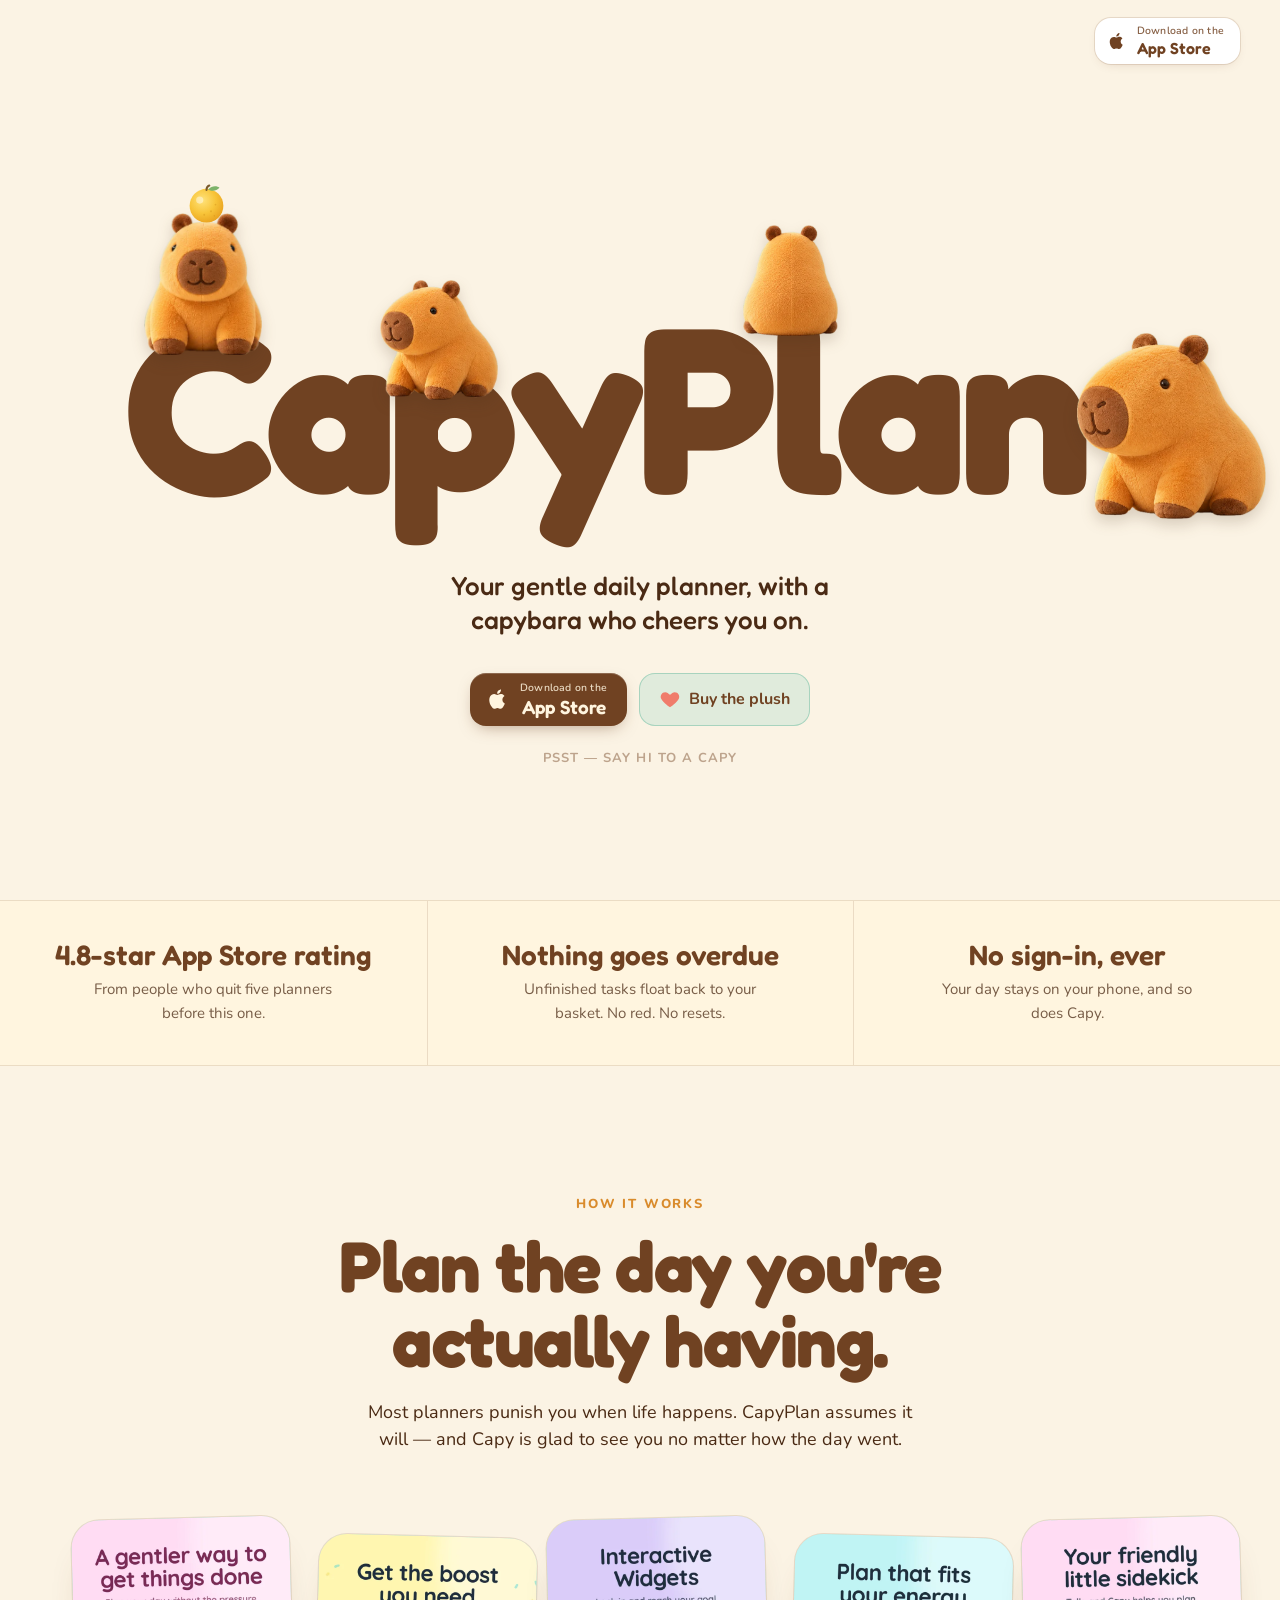
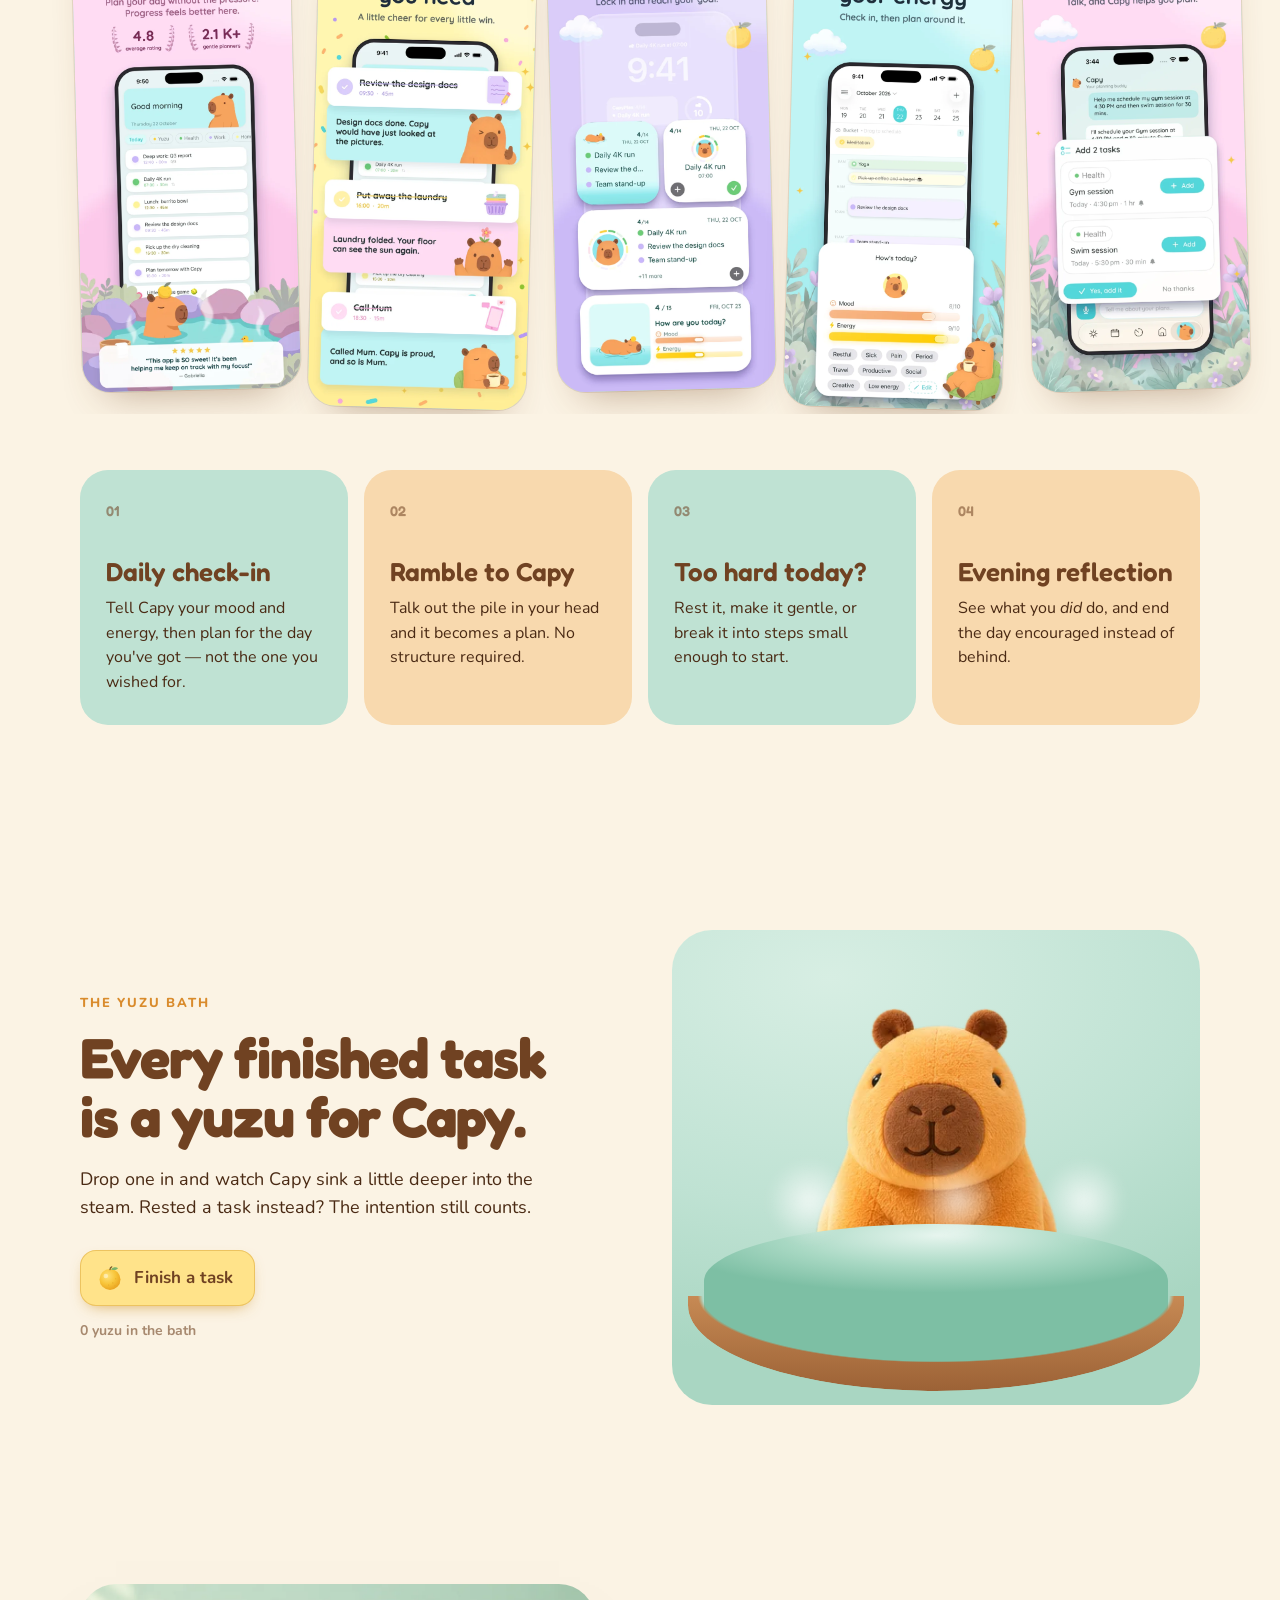
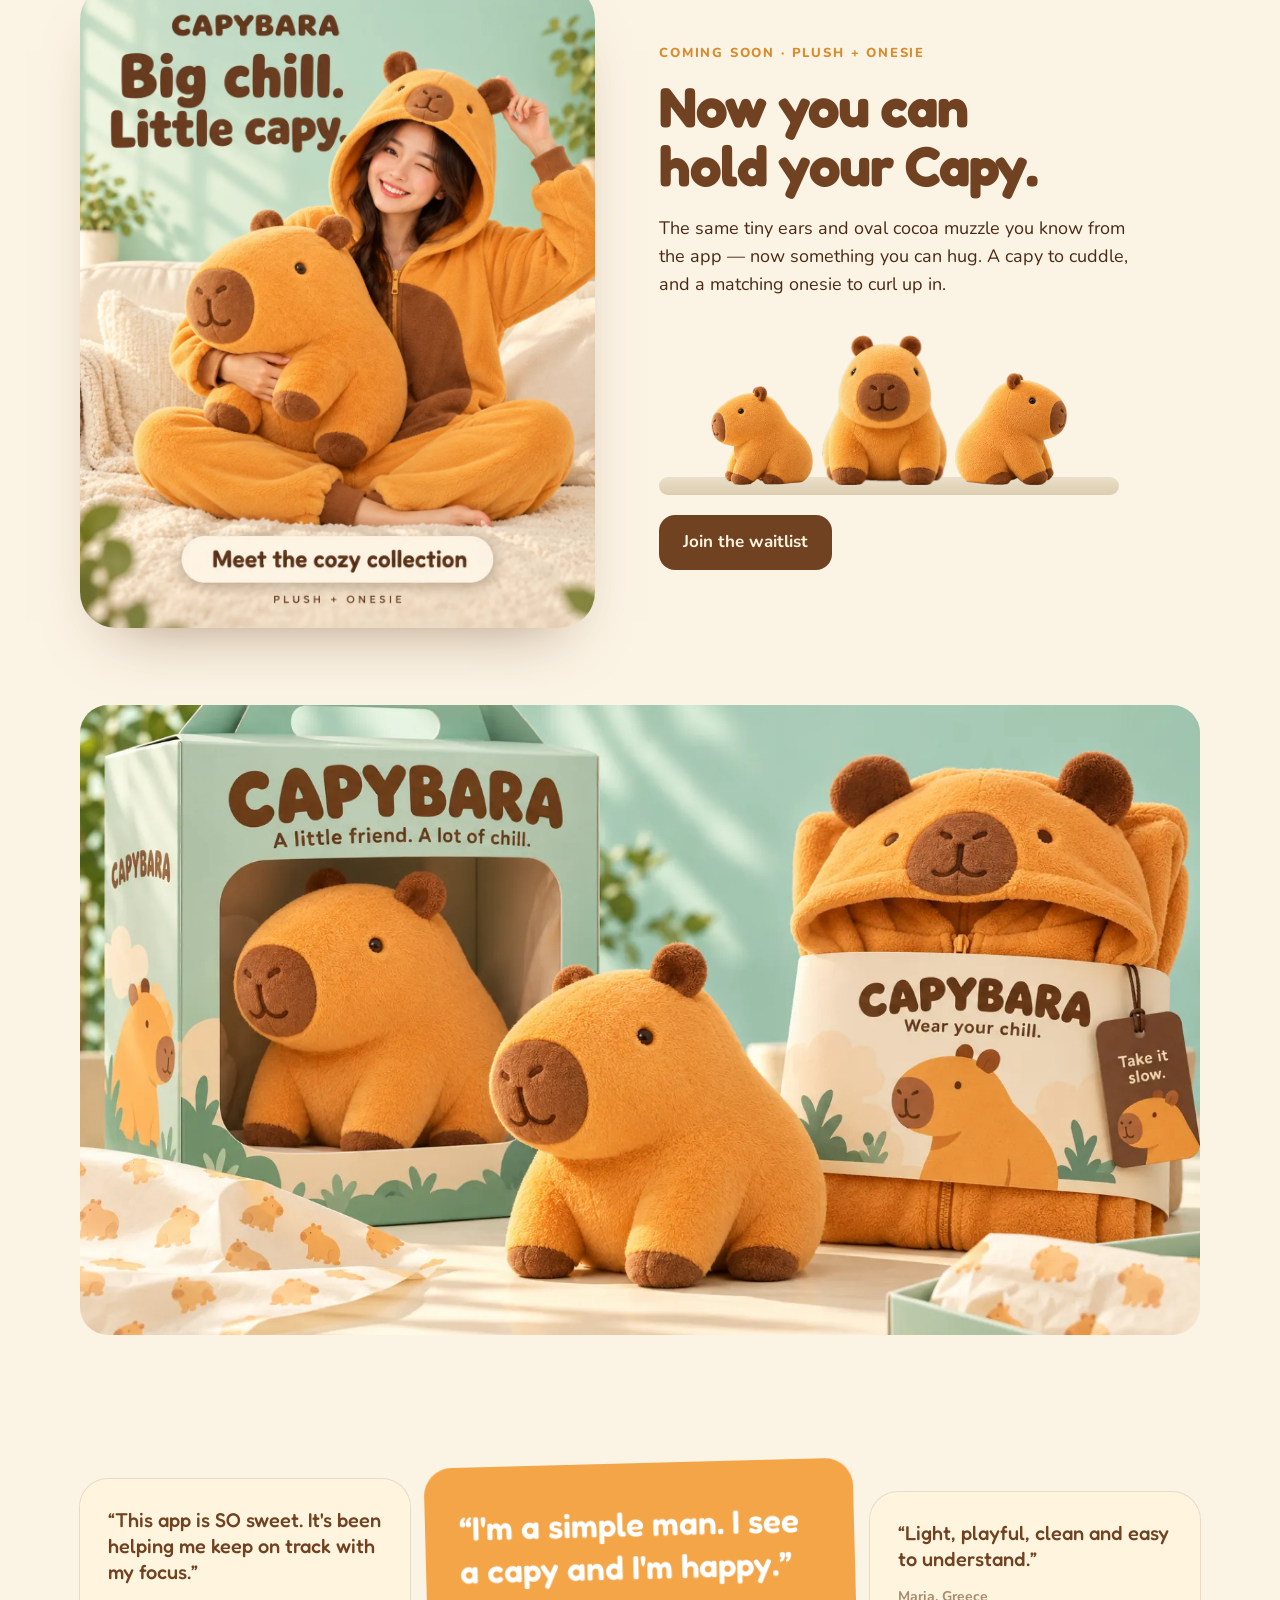
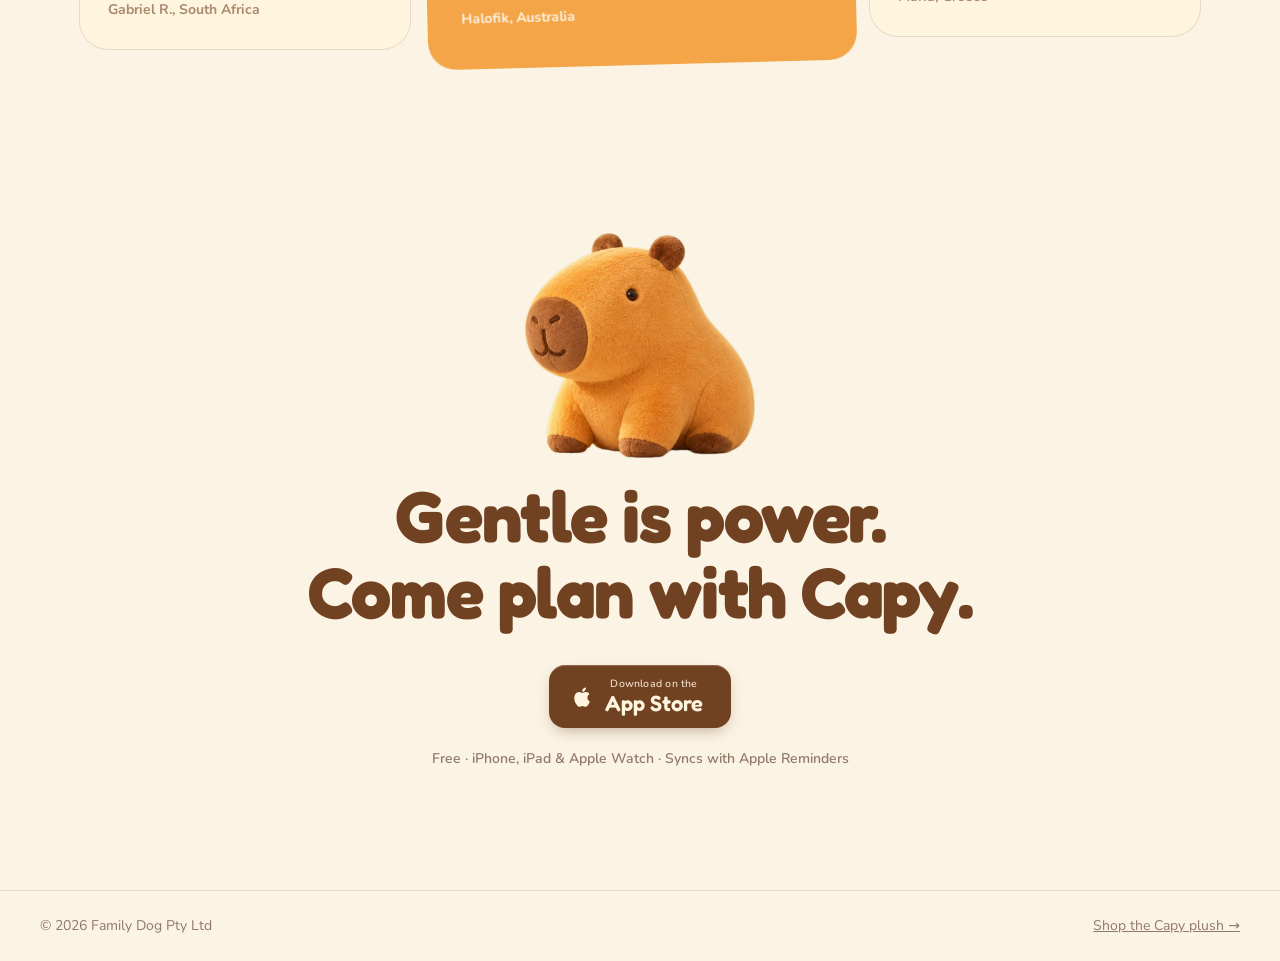
<file: index.html>
<!doctype html>
<html lang="en">
<head>
<meta charset="utf-8">
<meta name="viewport" content="width=device-width, initial-scale=1">
<title>CapyPlan — A gentle daily planner</title>
<meta name="description" content="A gentle daily planner with a capybara who cheers you on. Nothing goes overdue, nothing resets.">
<link rel="icon" href="assets/favicon.png">
<link rel="preconnect" href="https://fonts.googleapis.com">
<link rel="preconnect" href="https://fonts.gstatic.com" crossorigin>
<link href="https://fonts.googleapis.com/css2?family=Fredoka:wght@500;600;700&family=Nunito:wght@500;600;700;800&display=swap" rel="stylesheet">
<link rel="stylesheet" href="styles.css">
</head>
<body>

<header class="nav" id="nav">
  <a class="nav__brand" href="#top" aria-label="CapyPlan home">
    <img src="assets/app-icon.png" alt="" width="36" height="36">
    <span>CapyPlan</span>
  </a>
  <a class="store store--sm" href="https://apps.apple.com/us/app/capyplan-gentle-daily-planner/id6758460339">
    <svg viewBox="0 0 24 24" aria-hidden="true"><path d="M16.4 12.6c0-2.4 2-3.6 2.1-3.7-1.1-1.7-2.9-1.9-3.5-1.9-1.5-.2-2.9.9-3.7.9-.8 0-1.9-.9-3.2-.8-1.6 0-3.1 1-4 2.4-1.7 3-.4 7.4 1.2 9.8.8 1.2 1.8 2.5 3 2.4 1.2 0 1.7-.8 3.1-.8 1.5 0 1.9.8 3.2.8 1.3 0 2.1-1.2 2.9-2.4.9-1.4 1.3-2.7 1.3-2.8-.1 0-2.4-.9-2.4-3.9zM14 5.4c.7-.8 1.1-1.9 1-3-.9 0-2.1.6-2.8 1.4-.6.7-1.2 1.9-1 2.9 1.1.1 2.1-.5 2.8-1.3z"/></svg>
    <span><small>Download on the</small>App Store</span>
  </a>
</header>

<main id="top">
  <!-- HERO -->
  <section class="hero">
    <h1 class="mark" aria-label="CapyPlan">
      <span class="w"><span class="mark__l">C<button class="perch perch--c" data-capy="front" aria-label="Pet Capy">
          <img src="assets/capy-front.webp" alt="" width="264" height="318">
          <svg class="yuzu yuzu--hat" viewBox="0 0 40 40" aria-hidden="true"><use href="#yuzu"/></svg>
        </button></span><span>a</span><span class="mark__l">p<button class="perch perch--p" data-capy="three" aria-label="Pet Capy">
          <img src="assets/capy-three.webp" alt="" width="329" height="334">
        </button></span><span>y</span></span><span class="w"><span>P</span><span class="mark__l">l<button class="perch perch--l" data-capy="back" aria-label="Pet Capy">
          <img src="assets/capy-back.webp" alt="" width="267" height="315">
        </button></span><span>a</span><span class="mark__l">n<button class="perch perch--n" data-capy="hero" aria-label="Pet Capy">
          <img src="assets/capy-hero.webp" alt="" width="644" height="630">
        </button></span></span>
      <span class="bubble" id="bubble" role="status" aria-live="polite"></span>
    </h1>

    <p class="hero__tag">Your gentle daily planner, with a capybara who cheers you on.</p>

    <div class="hero__cta">
      <a class="store" href="https://apps.apple.com/us/app/capyplan-gentle-daily-planner/id6758460339">
        <svg viewBox="0 0 24 24" aria-hidden="true"><path d="M16.4 12.6c0-2.4 2-3.6 2.1-3.7-1.1-1.7-2.9-1.9-3.5-1.9-1.5-.2-2.9.9-3.7.9-.8 0-1.9-.9-3.2-.8-1.6 0-3.1 1-4 2.4-1.7 3-.4 7.4 1.2 9.8.8 1.2 1.8 2.5 3 2.4 1.2 0 1.7-.8 3.1-.8 1.5 0 1.9.8 3.2.8 1.3 0 2.1-1.2 2.9-2.4.9-1.4 1.3-2.7 1.3-2.8-.1 0-2.4-.9-2.4-3.9zM14 5.4c.7-.8 1.1-1.9 1-3-.9 0-2.1.6-2.8 1.4-.6.7-1.2 1.9-1 2.9 1.1.1 2.1-.5 2.8-1.3z"/></svg>
        <span><small>Download on the</small>App Store</span>
      </a>
      <a class="btn-ghost" href="shop.html">
        <svg viewBox="0 0 24 24" aria-hidden="true"><path fill="#F07C6B" d="M12 21s-7.5-4.6-9.6-9.2C.9 8.5 3 4.5 6.8 4.5c2.1 0 3.6 1.1 4.4 2.5h1.6c.8-1.4 2.3-2.5 4.4-2.5 3.8 0 5.9 4 4.4 7.3C19.5 16.4 12 21 12 21z"/></svg>
        Buy the plush
      </a>
    </div>
    <p class="hero__hint" aria-hidden="true">psst — say hi to a capy</p>
  </section>

  <!-- STATS -->
  <section class="stats">
    <div>
      <h2>4.8-star App Store rating</h2>
      <p>From people who quit five planners before this one.</p>
    </div>
    <div>
      <h2>Nothing goes overdue</h2>
      <p>Unfinished tasks float back to your basket. No red. No resets.</p>
    </div>
    <div>
      <h2>No sign-in, ever</h2>
      <p>Your day stays on your phone, and so does Capy.</p>
    </div>
  </section>

  <!-- HOW IT WORKS -->
  <section class="how" id="how">
    <div class="section-head">
      <p class="eyebrow">How it works</p>
      <h2>Plan the day you're<br>actually having.</h2>
      <p>Most planners punish you when life happens. CapyPlan assumes it will — and Capy is glad to see you no matter how the day went.</p>
    </div>

    <div class="screens" tabindex="0" aria-label="App screenshots">
      <figure><img src="assets/screen-0.webp" alt="CapyPlan daily list with Capy in a hot spring" loading="lazy" width="690" height="1496"></figure>
      <figure><img src="assets/screen-1.webp" alt="Capy cheering as tasks are completed" loading="lazy" width="690" height="1496"></figure>
      <figure><img src="assets/screen-2.webp" alt="CapyPlan screen" loading="lazy" width="690" height="1496"></figure>
      <figure><img src="assets/screen-3.webp" alt="CapyPlan screen" loading="lazy" width="690" height="1496"></figure>
      <figure><img src="assets/screen-4.webp" alt="CapyPlan screen" loading="lazy" width="690" height="1496"></figure>
    </div>

    <div class="cards">
      <article class="card card--mint">
        <span class="card__k">01</span>
        <h3>Daily check-in</h3>
        <p>Tell Capy your mood and energy, then plan for the day you've got — not the one you wished for.</p>
      </article>
      <article class="card card--apricot">
        <span class="card__k">02</span>
        <h3>Ramble to Capy</h3>
        <p>Talk out the pile in your head and it becomes a plan. No structure required.</p>
      </article>
      <article class="card card--mint">
        <span class="card__k">03</span>
        <h3>Too hard today?</h3>
        <p>Rest it, make it gentle, or break it into steps small enough to start.</p>
      </article>
      <article class="card card--apricot">
        <span class="card__k">04</span>
        <h3>Evening reflection</h3>
        <p>See what you <em>did</em> do, and end the day encouraged instead of behind.</p>
      </article>
    </div>
  </section>

  <!-- YUZU BATH -->
  <section class="bath" id="bath">
    <div class="bath__copy">
      <p class="eyebrow">The yuzu bath</p>
      <h2>Every finished task<br>is a yuzu for Capy.</h2>
      <p>Drop one in and watch Capy sink a little deeper into the steam. Rested a task instead? The intention still counts.</p>
      <button class="btn-yuzu" id="dropYuzu">
        <svg viewBox="0 0 40 40" aria-hidden="true"><use href="#yuzu"/></svg>
        Finish a task
      </button>
      <p class="bath__count" id="bathCount" aria-live="polite">0 yuzu in the bath</p>
    </div>
    <div class="tub" id="tub" aria-hidden="true">
      <div class="tub__steam"><i></i><i></i><i></i></div>
      <img class="tub__capy" id="tubCapy" src="assets/capy-front.webp" alt="">
      <div class="tub__water"></div>
      <div class="tub__rim"></div>
    </div>
  </section>

  <!-- MERCH / LOOKBOOK -->
  <section class="merch">
    <div class="merch__photo">
      <img src="assets/photo-campaign.webp" alt="Person in a capybara onesie hugging a capybara plush" loading="lazy" width="1122" height="1402">
    </div>
    <div class="merch__copy">
      <p class="eyebrow">Coming soon · Plush + onesie</p>
      <h2>Now you can<br>hold your Capy.</h2>
      <p>The same tiny ears and oval cocoa muzzle you know from the app — now something you can hug. A capy to cuddle, and a matching onesie to curl up in.</p>
      <div class="shelf" aria-hidden="true">
        <img src="assets/capy-left.webp" alt="" style="--s:.82">
        <img src="assets/capy-front.webp" alt="" style="--s:1">
        <img src="assets/capy-right.webp" alt="" style="--s:.9">
        <div class="shelf__board"></div>
      </div>
      <a class="btn-cocoa" href="mailto:doyouknowmarc@gmail.com?subject=Capy%20plush%20waitlist">Join the waitlist</a>
    </div>
  </section>

  <section class="gallery">
    <figure class="gallery__wide"><img src="assets/photo-unboxing.webp" width="1536" height="1024" alt="Capybara plush gift box and onesie sleeve" loading="lazy"></figure>
  </section>

  <!-- QUOTES -->
  <section class="quotes">
    <blockquote><p>“This app is SO sweet. It's been helping me keep on track with my focus.”</p><cite>Gabriel R., South Africa</cite></blockquote>
    <blockquote class="big"><p>“I'm a simple man. I see a capy and I'm happy.”</p><cite>Halofik, Australia</cite></blockquote>
    <blockquote><p>“Light, playful, clean and easy to understand.”</p><cite>Maria, Greece</cite></blockquote>
  </section>

  <!-- FINAL CTA -->
  <section class="final">
    <img class="final__capy" src="assets/capy-hero.webp" alt="" loading="lazy">
    <h2>Gentle is power.<br>Come plan with Capy.</h2>
    <a class="store store--lg" href="https://apps.apple.com/us/app/capyplan-gentle-daily-planner/id6758460339">
      <svg viewBox="0 0 24 24" aria-hidden="true"><path d="M16.4 12.6c0-2.4 2-3.6 2.1-3.7-1.1-1.7-2.9-1.9-3.5-1.9-1.5-.2-2.9.9-3.7.9-.8 0-1.9-.9-3.2-.8-1.6 0-3.1 1-4 2.4-1.7 3-.4 7.4 1.2 9.8.8 1.2 1.8 2.5 3 2.4 1.2 0 1.7-.8 3.1-.8 1.5 0 1.9.8 3.2.8 1.3 0 2.1-1.2 2.9-2.4.9-1.4 1.3-2.7 1.3-2.8-.1 0-2.4-.9-2.4-3.9zM14 5.4c.7-.8 1.1-1.9 1-3-.9 0-2.1.6-2.8 1.4-.6.7-1.2 1.9-1 2.9 1.1.1 2.1-.5 2.8-1.3z"/></svg>
      <span><small>Download on the</small>App Store</span>
    </a>
    <p class="final__fine">Free · iPhone, iPad &amp; Apple Watch · Syncs with Apple Reminders</p>
  </section>
</main>

<footer class="foot">
  <span>© 2026 Family Dog Pty Ltd</span>
  <a href="shop.html">Shop the Capy plush →</a>
</footer>

<svg width="0" height="0" style="position:absolute" aria-hidden="true">
  <defs>
    <radialGradient id="yz" cx="38%" cy="34%" r="70%">
      <stop offset="0" stop-color="#FFE27A"/><stop offset=".55" stop-color="#F8C53A"/><stop offset="1" stop-color="#E9A21F"/>
    </radialGradient>
    <symbol id="yuzu" viewBox="0 0 40 40">
      <circle cx="20" cy="22" r="15" fill="url(#yz)"/>
      <circle cx="14" cy="17" r="3.2" fill="#fff" opacity=".45"/>
      <g fill="#C98712" opacity=".35"><circle cx="24" cy="27" r=".9"/><circle cx="28" cy="21" r=".8"/><circle cx="18" cy="30" r=".8"/><circle cx="27" cy="31" r=".7"/></g>
      <path d="M20 8c0-2 1-3.5 2.5-4" stroke="#7A5A2A" stroke-width="1.8" fill="none" stroke-linecap="round"/>
      <path d="M21.5 7.5c3-3.5 8-3.5 10-1.5-2.5 3-7 3.5-10 1.5z" fill="#7DB36A"/>
    </symbol>
  </defs>
</svg>

<script src="main.js"></script>
</body>
</html>
</file>
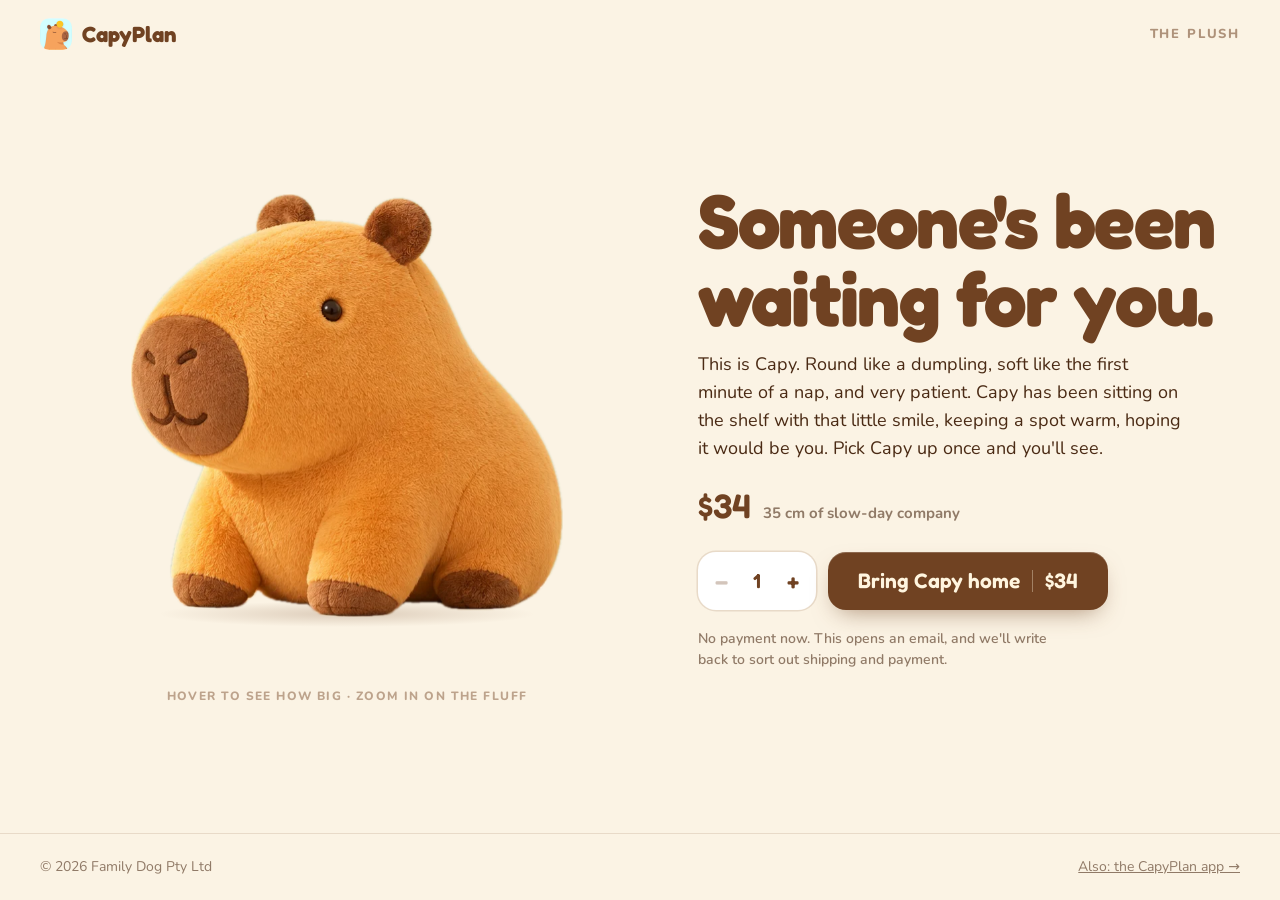
<file: shop.html>
<!doctype html>
<html lang="en">
<head>
<meta charset="utf-8">
<meta name="viewport" content="width=device-width, initial-scale=1">
<title>Capy Plush — CapyPlan</title>
<meta name="description" content="Meet Capy, the plush. Round, smiley, and ready for your favorite spot.">
<link rel="icon" href="assets/favicon.png">
<link rel="preconnect" href="https://fonts.googleapis.com">
<link rel="preconnect" href="https://fonts.gstatic.com" crossorigin>
<link href="https://fonts.googleapis.com/css2?family=Fredoka:wght@500;600;700&family=Nunito:wght@500;600;700;800&display=swap" rel="stylesheet">
<style>
  :root {
    --apricot: #F3A548;
    --cocoa: #704222;
    --cocoa-ink: #4A2A14;
    --mint: #BFE2D3;
    --cream: #FFF5DF;
    --paper: #FBF3E4;
    --line: rgba(112, 66, 34, .14);
    --display: "Fredoka", ui-rounded, system-ui, sans-serif;
    --body: "Nunito", ui-rounded, system-ui, sans-serif;
    --ease-pop: cubic-bezier(.34, 1.56, .64, 1);
    --s: .94; /* plush display scale */
  }
  * { box-sizing: border-box; }
  body {
    margin: 0; min-height: 100svh;
    background: var(--paper); color: var(--cocoa-ink);
    font-family: var(--body); font-size: 17px; line-height: 1.55;
    -webkit-font-smoothing: antialiased;
    display: flex; flex-direction: column;
  }
  img { display: block; max-width: 100%; height: auto; }
  h1 { font-family: var(--display); color: var(--cocoa); margin: 0; line-height: 1.02; letter-spacing: -.02em; }

  .top {
    display: flex; justify-content: space-between; align-items: center;
    padding: 18px clamp(16px, 4vw, 40px);
  }
  .brand { display: flex; align-items: center; gap: 10px; text-decoration: none; font: 700 22px var(--display); color: var(--cocoa); }
  .brand img { width: 32px; height: 32px; border-radius: 9px; }
  .top__tag { font-size: 13px; font-weight: 800; letter-spacing: .14em; text-transform: uppercase; color: rgba(112, 66, 34, .55); }

  main { flex: 1; display: flex; flex-direction: column; align-items: center; text-align: center; padding: 8px 16px 64px; }

  /* ---------- stage ---------- */
  .stage {
    position: relative; width: min(560px, 100%);
    height: min(470px, 84vw);
    display: flex; align-items: flex-end; justify-content: center;
  }
  .stage::after { /* ground shadow */
    content: ""; position: absolute; bottom: -10px; left: 50%;
    width: calc(var(--s) * 400px); max-width: 76%; height: 26px; transform: translateX(-50%);
    background: radial-gradient(closest-side, rgba(112, 66, 34, .22), transparent);
    transition: width .5s var(--ease-pop);
  }
  .plush {
    position: relative; z-index: 1;
    width: calc(var(--s) * min(460px, 78vw));
    transition: width .5s var(--ease-pop);
    cursor: none; touch-action: none;
  }
  .plush img {
    width: 100%; user-select: none; -webkit-user-drag: none;
    transform: perspective(900px) rotateX(var(--rx, 0deg)) rotateY(var(--ry, 0deg)) translateY(var(--lift, 0px));
    transition: transform .5s var(--ease-pop);
  }
  .stage.show-dims .plush img { --lift: -6px; transition: transform .12s ease-out; }

  /* little hearts that float up over Capy's head on hover */
  .hearts { position: absolute; left: 40%; top: 6%; width: 0; height: 0; pointer-events: none; z-index: 3; }
  .heart {
    position: absolute; left: 0; top: 0; width: 34px; height: 34px; margin: -17px 0 0 -17px;
    color: #F07C6B; filter: drop-shadow(0 4px 6px rgba(240, 124, 107, .35));
    animation: heart-up 1.6s cubic-bezier(.2, .7, .3, 1) forwards;
  }
  .heart--sm { width: 22px; height: 22px; margin: -11px 0 0 -11px; color: #F5A08F; }
  @keyframes heart-up {
    0% { opacity: 0; transform: translate(0, 10px) scale(.3) rotate(var(--r)); }
    18% { opacity: 1; transform: translate(calc(var(--dx) * .3), -14px) scale(1.12) rotate(var(--r)); }
    30% { transform: translate(calc(var(--dx) * .4), -22px) scale(1) rotate(var(--r)); }
    100% { opacity: 0; transform: translate(var(--dx), -90px) scale(.9) rotate(calc(var(--r) * -1)); }
  }

  /* dimension guides */
  .dim { position: absolute; color: var(--cocoa); opacity: 0; transition: opacity .25s; pointer-events: none; }
  .dim i { position: absolute; background: currentColor; }
  .dim b {
    position: absolute; white-space: nowrap;
    font: 600 14px var(--display); letter-spacing: .01em;
    background: var(--cocoa); color: var(--cream); padding: 3px 10px; border-radius: 999px;
  }
  .dim--h { top: 2%; bottom: 0; right: -30px; width: 0; border-left: 1.5px dashed currentColor; }
  .dim--h i { left: -7px; width: 12px; height: 1.5px; }
  .dim--h i:first-child { top: 0; } .dim--h i:last-of-type { bottom: 0; }
  .dim--h b { top: -34px; left: 0; transform: translateX(-50%); }
  .dim--l { left: 2%; right: 2%; bottom: -34px; height: 0; border-top: 1.5px dashed currentColor; }
  .dim--l i { top: -7px; width: 1.5px; height: 12px; }
  .dim--l i:first-child { left: 0; } .dim--l i:last-of-type { right: 0; }
  .dim--l b { left: 50%; top: 8px; transform: translateX(-50%); }
  .dim--d { left: -6px; top: 14%; }
  .dim--d b { position: static; display: inline-block; background: #fff; color: var(--cocoa); box-shadow: 0 0 0 1px var(--line); }
  .dim--h { transform-origin: top; transform: scaleY(.4); transition: opacity .25s, transform .45s var(--ease-pop); }
  .dim--l { transform-origin: left; transform: scaleX(.4); transition: opacity .25s, transform .45s var(--ease-pop); }
  .dim--h b, .dim--l b { transition: none; }
  .stage.show-dims .dim { opacity: 1; transform: none; }
  .look:has(.show-dims) .hint { opacity: 0; }

  /* loupe */
  .loupe {
    position: absolute; z-index: 5; width: 190px; height: 190px; border-radius: 50%;
    pointer-events: none; opacity: 0; transform: scale(.6);
    transition: opacity .15s, transform .25s var(--ease-pop);
    background-color: var(--paper); background-repeat: no-repeat;
    border: 4px solid #fff;
    box-shadow: 0 0 0 1px var(--line), 0 18px 40px -14px rgba(74, 42, 20, .55), inset 0 0 0 1px rgba(0,0,0,.04);
  }
  .loupe.is-on { opacity: 1; transform: scale(1); }

  .hint { transition: opacity .2s; margin: 70px 0 0; font-size: 12px; font-weight: 800; letter-spacing: .12em; text-transform: uppercase; color: rgba(112, 66, 34, .45); }

  /* ---------- buy ---------- */
  h1 { font-size: clamp(44px, 6.4vw, 76px); margin-top: 22px; }
  .lede { margin: 14px auto 0; max-width: 44ch; font-size: 18px; }

  .price { display: flex; align-items: baseline; gap: 12px; justify-content: center; margin: 22px 0 0; }
  .price strong { font: 600 34px var(--display); color: var(--cocoa); }
  .price span { font-size: 15px; font-weight: 700; color: rgba(74, 42, 20, .6); }

  .buy { display: flex; gap: 12px; justify-content: center; align-items: center; flex-wrap: wrap; margin-top: 26px; }
  .qty {
    display: flex; align-items: center; height: 58px; border-radius: 18px; background: #fff;
    box-shadow: 0 0 0 1.5px var(--line);
  }
  .qty button {
    width: 46px; height: 100%; border: 0; background: none; cursor: pointer;
    font: 600 24px var(--display); color: var(--cocoa);
  }
  .qty button:disabled { opacity: .3; cursor: default; }
  .qty output { min-width: 26px; text-align: center; font: 600 20px var(--display); color: var(--cocoa); }
  .order {
    display: inline-flex; align-items: center; gap: 12px; height: 58px; padding: 0 30px; border-radius: 18px;
    background: var(--cocoa); color: var(--cream); text-decoration: none;
    font: 600 21px var(--display);
    box-shadow: 0 1px 0 rgba(255,255,255,.2) inset, 0 10px 24px -10px rgba(112,66,34,.6);
    transition: transform .2s var(--ease-pop), box-shadow .2s;
  }
  .order:hover { transform: translateY(-2px); box-shadow: 0 1px 0 rgba(255,255,255,.2) inset, 0 14px 28px -10px rgba(112,66,34,.65); }
  .order .sep { width: 1px; height: 22px; background: rgba(255, 245, 223, .35); }
  .fine { margin: 18px auto 0; max-width: 46ch; font-size: 14px; font-weight: 600; color: rgba(74, 42, 20, .6); }

  footer { padding: 22px clamp(16px, 4vw, 40px); border-top: 1px solid var(--line); display: flex; justify-content: space-between; gap: 12px; flex-wrap: wrap; font-size: 14px; color: rgba(74, 42, 20, .6); }
  footer a { color: inherit; }

  @media (min-width: 960px) {
    main {
      display: grid; grid-template-columns: 1.1fr 1fr; align-items: center; gap: clamp(32px, 5vw, 80px);
      max-width: 1240px; width: 100%; margin: 0 auto; text-align: left; padding: 0 40px 48px;
    }
    .look { display: flex; flex-direction: column; align-items: center; }
    h1 { margin-top: 0; }
    .lede, .fine { margin-left: 0; }
    .buy, .price { justify-content: flex-start; }
  }
  @media (hover: none) {
    .plush { cursor: default; }
    .stage .dim { opacity: 1; transform: none; }
  }
  @media (max-width: 520px) {
    .dim--h { right: -14px; }
    .dim--h b { transform: translateX(-70%); }
  }
  @media (prefers-reduced-motion: reduce) {
    *, *::before, *::after { transition-duration: .01ms !important; }
    .heart { animation-duration: .01ms; }
  }
</style>
</head>
<body>

<header class="top">
  <a class="brand" href="index.html"><img src="assets/app-icon.png" alt="">CapyPlan</a>
  <span class="top__tag">The plush</span>
</header>

<main>
  <section class="look">
  <div class="stage" id="stage">
    <div class="plush" id="plush">
      <img id="plushImg" src="assets/capy-hero.webp" alt="Capy plush: a round apricot capybara with a cocoa muzzle, tiny ears and a stitched smile" width="644" height="630">
      <div class="dim dim--h" aria-hidden="true"><i></i><i></i><b id="dimH">35 cm tall</b></div>
      <div class="dim dim--l" aria-hidden="true"><i></i><i></i><b id="dimL">36 cm long</b></div>
      <div class="dim dim--d" aria-hidden="true"><b id="dimD">28 cm wide</b></div>
      <div class="hearts" id="hearts" aria-hidden="true"></div>
    </div>
    <div class="loupe" id="loupe" aria-hidden="true"></div>
  </div>
  <p class="hint" id="hint">Hover to see how big · zoom in on the fluff</p>
  </section>

  <section class="info">

  <h1>Someone's been<br>waiting for you.</h1>
  <p class="lede">This is Capy. Round like a dumpling, soft like the first minute of a nap, and very patient. Capy has been sitting on the shelf with that little smile, keeping a spot warm, hoping it would be you. Pick Capy up once and you'll see.</p>
  <p class="price"><strong>$34</strong><span>35 cm of slow-day company</span></p>

  <div class="buy">
    <div class="qty" aria-label="Quantity">
      <button id="minus" aria-label="One less" disabled>−</button>
      <output id="qty" aria-live="polite">1</output>
      <button id="plus" aria-label="One more">+</button>
    </div>
    <a class="order" id="order" href="#">Bring Capy home <span class="sep"></span> <span id="total">$34</span></a>
  </div>
  <p class="fine">No payment now. This opens an email, and we'll write back to sort out shipping and payment.</p>
  </section>
</main>

<footer>
  <span>© 2026 Family Dog Pty Ltd</span>
  <a href="index.html">Also: the CapyPlan app →</a>
</footer>

<script>
  const PLUSH = { name: "Capy plush", h: 35, l: 36, d: 28, price: 34 };
  const ORDER_EMAIL = "doyouknowmarc@gmail.com";

  const $ = (id) => document.getElementById(id);
  const stage = $("stage"), plush = $("plush"), img = $("plushImg"), loupe = $("loupe"), hearts = $("hearts");
  let qty = 1;

  function render() {
    $("dimH").textContent = `${PLUSH.h} cm tall`;
    $("dimL").textContent = `${PLUSH.l} cm long`;
    $("dimD").textContent = `${PLUSH.d} cm wide`;
    $("qty").textContent = qty;
    $("minus").disabled = qty <= 1;
    $("plus").disabled = qty >= 9;
    const total = PLUSH.price * qty;
    $("total").textContent = `$${total}`;
    const body = [
      "Hi! I'd like to bring Capy home:",
      "",
      `${qty} × ${PLUSH.name} (${PLUSH.h} cm), $${PLUSH.price} each`,
      `Item subtotal: $${total} USD`,
      "",
      "Ship to (name, address, country):",
      "",
      "Take it slow,",
    ].join("\n");
    $("order").href = `mailto:${ORDER_EMAIL}?subject=${encodeURIComponent(`Capy plush pre-order: ${qty} × ${PLUSH.name}`)}&body=${encodeURIComponent(body)}`;
  }

  $("minus").addEventListener("click", () => { qty = Math.max(1, qty - 1); render(); });
  $("plus").addEventListener("click", () => { qty = Math.min(9, qty + 1); render(); });

  // Hearts: one pops up when you arrive, then a smaller one now and then while you stay
  const HEART = '<svg viewBox="0 0 24 24" fill="currentColor"><path d="M12 21s-7.5-4.6-9.6-9.2C.9 8.5 3 4.5 6.8 4.5c2.1 0 3.6 1.1 4.4 2.5h1.6c.8-1.4 2.3-2.5 4.4-2.5 3.8 0 5.9 4 4.4 7.3C19.5 16.4 12 21 12 21z"/></svg>';
  function heart(small) {
    const h = document.createElement("span");
    h.className = small ? "heart heart--sm" : "heart";
    h.innerHTML = HEART;
    h.style.setProperty("--dx", `${(Math.random() - 0.5) * 60}px`);
    h.style.setProperty("--r", `${(Math.random() - 0.5) * 24}deg`);
    hearts.appendChild(h);
    h.addEventListener("animationend", () => h.remove());
  }
  let heartTimer;

  // Hover: dimension guides + circular magnifier that follows the pointer
  const ZOOM = 2.1, R = 95;
  loupe.style.backgroundImage = `url("${img.currentSrc || img.src}")`;
  const touch = matchMedia("(hover: none)").matches;
  if (touch) $("hint").textContent = "Touch and drag on Capy to zoom in";

  function moveLoupe(e) {
    const r = img.getBoundingClientRect(), sr = stage.getBoundingClientRect();
    const x = e.clientX - r.left, y = e.clientY - r.top;
    const inside = x >= 0 && y >= 0 && x <= r.width && y <= r.height;
    loupe.classList.toggle("is-on", inside);
    if (!inside) return;
    // on touch, lift the lens above the finger so it isn't hidden
    const lift = e.pointerType === "touch" ? R + 40 : 0;
    loupe.style.left = `${e.clientX - sr.left - R - 4}px`;
    loupe.style.top = `${e.clientY - sr.top - R - 4 - lift}px`;
    loupe.style.backgroundSize = `${r.width * ZOOM}px ${r.height * ZOOM}px`;
    loupe.style.backgroundPosition = `${R - x * ZOOM}px ${R - y * ZOOM}px`;
  }
  // a gentle tilt toward the pointer
  function tilt(e) {
    const r = plush.getBoundingClientRect();
    const nx = (e.clientX - r.left) / r.width - 0.5, ny = (e.clientY - r.top) / r.height - 0.5;
    plush.style.setProperty("--ry", `${nx * 10}deg`);
    plush.style.setProperty("--rx", `${-ny * 7}deg`);
  }
  plush.addEventListener("pointerenter", (e) => {
    stage.classList.add("show-dims");
    if (e.pointerType === "touch") return;
    heart(false);
    clearInterval(heartTimer);
    heartTimer = setInterval(() => heart(true), 1300);
  });
  plush.addEventListener("pointerleave", () => {
    stage.classList.remove("show-dims");
    loupe.classList.remove("is-on");
    clearInterval(heartTimer);
    plush.style.setProperty("--rx", "0deg");
    plush.style.setProperty("--ry", "0deg");
  });
  plush.addEventListener("pointermove", (e) => {
    if (e.pointerType !== "touch" || e.buttons) moveLoupe(e);
    if (e.pointerType !== "touch") tilt(e);
  });
  plush.addEventListener("pointerdown", (e) => { if (e.pointerType === "touch") { plush.setPointerCapture(e.pointerId); moveLoupe(e); heart(false); } });
  plush.addEventListener("pointerup", (e) => { if (e.pointerType === "touch") loupe.classList.remove("is-on"); });

  render();
</script>
</body>
</html>
</file>
<file: styles.css>
:root {
  --apricot: #F3A548;
  --apricot-soft: #F8D9AE;
  --cocoa: #704222;
  --cocoa-ink: #4A2A14;
  --mint: #BFE2D3;
  --mint-deep: #8FC9B1;
  --cream: #FFF5DF;
  --paper: #FBF3E4;
  --line: rgba(112, 66, 34, .14);
  --display: "Fredoka", ui-rounded, system-ui, sans-serif;
  --body: "Nunito", ui-rounded, system-ui, sans-serif;
  --ease-pop: cubic-bezier(.34, 1.56, .64, 1);
}

* { box-sizing: border-box; }
html { scroll-behavior: smooth; }
body {
  margin: 0;
  background: var(--paper);
  color: var(--cocoa-ink);
  font-family: var(--body);
  font-size: 17px;
  line-height: 1.55;
  -webkit-font-smoothing: antialiased;
  overflow-x: hidden;
}
img { display: block; max-width: 100%; height: auto; }
h1, h2, h3 { font-family: var(--display); color: var(--cocoa); margin: 0; line-height: 1.05; }
a { color: inherit; }

/* ---------- nav ---------- */
.nav {
  position: fixed; inset: 0 0 auto 0; z-index: 50;
  display: flex; align-items: center; justify-content: space-between;
  padding: 18px clamp(16px, 4vw, 40px);
  transition: background .3s, box-shadow .3s;
}
.nav.is-scrolled { background: rgba(251, 243, 228, .86); backdrop-filter: blur(14px); box-shadow: 0 1px 0 var(--line); }
.nav__brand {
  display: flex; align-items: center; gap: 10px; text-decoration: none;
  font-family: var(--display); font-weight: 700; font-size: 24px; color: var(--cocoa);
  opacity: 0; transform: translateY(-6px); transition: opacity .3s, transform .3s;
}
.nav.is-scrolled .nav__brand { opacity: 1; transform: none; }
.nav__brand img { border-radius: 10px; }

/* ---------- store buttons ---------- */
.store {
  display: inline-flex; align-items: center; gap: 10px;
  padding: 10px 20px 10px 16px; border-radius: 16px;
  background: var(--cocoa); color: var(--cream); text-decoration: none;
  font-family: var(--display); font-weight: 600; font-size: 19px; line-height: 1;
  box-shadow: 0 1px 0 rgba(255,255,255,.2) inset, 0 6px 16px -6px rgba(112,66,34,.5);
  transition: transform .2s var(--ease-pop), box-shadow .2s;
}
.store:hover { transform: translateY(-2px); box-shadow: 0 1px 0 rgba(255,255,255,.2) inset, 0 10px 22px -8px rgba(112,66,34,.55); }
.store svg { width: 24px; height: 24px; fill: currentColor; flex: none; }
.store span { display: flex; flex-direction: column; gap: 3px; }
.store small { font-family: var(--body); font-weight: 600; font-size: 10.5px; letter-spacing: .02em; opacity: .85; }
.store--sm { padding: 8px 16px 8px 12px; font-size: 16px; background: #fff; color: var(--cocoa); box-shadow: 0 0 0 1px var(--line), 0 4px 12px -6px rgba(112,66,34,.25); }
.store--sm svg { width: 20px; height: 20px; }
.store--lg { padding: 14px 28px 14px 22px; font-size: 22px; }

.btn-ghost {
  display: inline-flex; align-items: center; gap: 8px;
  padding: 14px 20px; border-radius: 16px;
  background: rgba(191, 226, 211, .45); color: var(--cocoa); text-decoration: none;
  font-weight: 700; font-size: 16px;
  box-shadow: 0 0 0 1px rgba(143, 201, 177, .7) inset;
  transition: background .2s, transform .2s var(--ease-pop);
}
.btn-ghost:hover { background: rgba(191, 226, 211, .8); transform: translateY(-2px); }
.btn-ghost svg { width: 22px; height: 22px; }

/* ---------- hero ---------- */
.hero {
  min-height: 100svh;
  display: flex; flex-direction: column; align-items: center; justify-content: center;
  padding: 120px 16px 72px; text-align: center; position: relative;
}
.mark {
  position: relative;
  font-family: var(--display); font-weight: 700;
  font-size: clamp(76px, 18.5vw, 280px);
  letter-spacing: -.035em; line-height: .9;
  color: var(--cocoa);
  margin: .5em 0 0 -.3em;
  white-space: nowrap;
  user-select: none;
}
.mark .w { display: inline-block; }
.mark .w > span { display: inline-block; }
.mark__l { position: relative; }

.perch {
  position: absolute; padding: 0; border: 0; background: none; cursor: pointer; font: inherit;
  transform-origin: 50% 100%;
  animation: bob 5.5s ease-in-out infinite;
  -webkit-tap-highlight-color: transparent;
}
.perch img { width: 100%; height: auto; pointer-events: none; filter: drop-shadow(0 .03em .03em rgba(74, 42, 20, .18)); }
.perch:focus-visible { outline: 3px solid var(--apricot); outline-offset: 4px; border-radius: 12px; }
.perch:hover { animation-play-state: paused; }
.perch.is-squish { animation: squish .55s var(--ease-pop); }
.perch.is-turning img { animation: turn .5s ease-in-out; }
@keyframes turn { 0%, 100% { transform: scaleX(1); } 50% { transform: scaleX(0); } }

/* positions are in em so they track the wordmark at every size */
.perch--c { width: .5em; left: .08em; bottom: .66em; animation-delay: -1s; }
.perch--p { width: .5em;  left: -.04em; bottom: .47em; animation-delay: -3s; }
.perch--l { width: .4em;  left: -.11em; bottom: .74em; animation-delay: -2s; }
.perch--n { width: .8em; left: .5em; bottom: -.03em; z-index: 2; animation-duration: 7s; }

.yuzu--hat { position: absolute; width: 38%; left: 34%; top: -22%; animation: wobble 3s ease-in-out infinite; transform-origin: 50% 90%; }

@keyframes bob { 0%, 100% { transform: translateY(0) rotate(0); } 50% { transform: translateY(-.025em) rotate(-1.2deg); } }
@keyframes squish {
  0% { transform: scale(1, 1); } 25% { transform: scale(1.14, .82); }
  55% { transform: scale(.92, 1.12) translateY(-.06em); } 100% { transform: scale(1, 1); }
}
@keyframes wobble { 0%, 100% { transform: rotate(-6deg); } 50% { transform: rotate(7deg); } }

.bubble {
  position: absolute; z-index: 5; left: 0; top: 0;
  font-family: var(--body); font-weight: 700; font-size: clamp(14px, 1.3vw, 17px);
  letter-spacing: 0; line-height: 1.3; white-space: normal; width: max-content; max-width: 230px;
  padding: 10px 14px; border-radius: 16px 16px 16px 4px;
  background: #fff; color: var(--cocoa-ink);
  box-shadow: 0 0 0 1px var(--line), 0 10px 24px -10px rgba(112,66,34,.35);
  opacity: 0; transform: translateY(8px) scale(.9); transform-origin: 0 100%;
  transition: opacity .2s, transform .3s var(--ease-pop);
  pointer-events: none;
}
.bubble.is-on { opacity: 1; transform: none; }

.hero__tag {
  margin: clamp(40px, 4.5vw, 64px) 0 0; max-width: 30ch;
  font-family: var(--display); font-weight: 500; font-size: clamp(20px, 2.1vw, 26px); line-height: 1.3;
  color: var(--cocoa-ink);
}
.hero__cta { display: flex; gap: 12px; flex-wrap: wrap; justify-content: center; margin-top: 36px; }
.hero__hint {
  margin: 22px 0 0; font-size: 13px; font-weight: 700; letter-spacing: .08em; text-transform: uppercase;
  color: rgba(112, 66, 34, .45);
}

/* intro motion */
.mark .w > span, .hero__tag, .hero__cta, .hero__hint { animation: rise .8s var(--ease-pop) both; }
.mark .w > span:nth-child(2) { animation-delay: .04s; } .mark .w > span:nth-child(3) { animation-delay: .08s; }
.mark .w > span:nth-child(4) { animation-delay: .12s; }
.mark .w + .w > span:nth-child(1) { animation-delay: .16s; } .mark .w + .w > span:nth-child(2) { animation-delay: .2s; }
.mark .w + .w > span:nth-child(3) { animation-delay: .24s; } .mark .w + .w > span:nth-child(4) { animation-delay: .28s; }
.hero__tag { animation-delay: .35s; } .hero__cta { animation-delay: .45s; } .hero__hint { animation-delay: .9s; }
@keyframes rise { from { opacity: 0; transform: translateY(.35em); } }
.perch { opacity: 0; }
.is-ready .perch { opacity: 1; transition: opacity .01s; }
.is-ready:not(.is-landed) .perch img { animation: drop .7s var(--ease-pop) both; }
.is-ready .perch--c img { animation-delay: .45s; } .is-ready .perch--p img { animation-delay: .6s; }
.is-ready .perch--l img { animation-delay: .75s; } .is-ready .perch--n img { animation-delay: .9s; }
@keyframes drop { from { opacity: 0; transform: translateY(-40%) scale(.8); } }

/* ---------- stats ---------- */
.stats {
  display: grid; grid-template-columns: repeat(3, 1fr);
  border-block: 1px solid var(--line); background: var(--cream);
}
.stats > div { padding: 40px clamp(16px, 3vw, 40px); text-align: center; }
.stats > div + div { border-left: 1px solid var(--line); }
.stats h2 { font-size: clamp(22px, 2.2vw, 28px); font-weight: 600; }
.stats p { margin: 8px auto 0; max-width: 30ch; font-size: 15px; color: rgba(74, 42, 20, .75); }

/* ---------- sections ---------- */
.eyebrow {
  margin: 0 0 14px; font-size: 13px; font-weight: 800; letter-spacing: .14em; text-transform: uppercase; color: var(--apricot);
  filter: saturate(1.2) brightness(.85);
}
.section-head { max-width: 760px; margin: 0 auto; text-align: center; padding: 0 16px; }
.section-head h2, .final h2 { font-size: clamp(40px, 5.6vw, 72px); font-weight: 700; letter-spacing: -.02em; }
.bath h2, .merch h2 { font-size: clamp(38px, 4.4vw, 60px); font-weight: 700; letter-spacing: -.02em; }
.section-head > p:last-child { margin: 20px auto 0; max-width: 52ch; font-size: 18px; }

.how { padding: clamp(80px, 10vw, 140px) 0 clamp(60px, 8vw, 110px); }
.screens {
  display: flex; align-items: flex-start; gap: 20px; overflow-x: auto; scroll-snap-type: x mandatory;
  padding: 56px clamp(16px, 6vw, 80px) 24px; margin-top: 8px;
  scrollbar-width: none;
}
.screens::-webkit-scrollbar { display: none; }
.screens figure {
  margin: 0; flex: 0 0 clamp(200px, 17vw, 250px); scroll-snap-align: center;
  border-radius: 28px; overflow: hidden; background: var(--mint);
  box-shadow: 0 0 0 1px var(--line), 0 24px 40px -24px rgba(112,66,34,.45);
  transition: transform .4s var(--ease-pop);
}
.screens figure:nth-child(odd) { transform: rotate(-1.5deg); }
.screens figure:nth-child(even) { transform: rotate(1.5deg) translateY(18px); }
.screens figure:hover { transform: translateY(-8px) rotate(0); }
.screens img { width: 100%; aspect-ratio: 690 / 1496; object-fit: cover; }

.cards {
  display: grid; grid-template-columns: repeat(4, 1fr); gap: 16px;
  max-width: 1200px; margin: 56px auto 0; padding: 0 clamp(16px, 4vw, 40px);
}
.card { border-radius: 28px; padding: 28px 26px 30px; }
.card--mint { background: var(--mint); }
.card--apricot { background: var(--apricot-soft); }
.card__k { font-family: var(--display); font-weight: 600; font-size: 14px; color: rgba(112,66,34,.55); }
.card h3 { font-size: 26px; font-weight: 600; margin: 34px 0 10px; }
.card p { margin: 0; font-size: 16px; }

/* ---------- bath ---------- */
.bath {
  display: grid; grid-template-columns: 1fr 1fr; align-items: center; gap: clamp(24px, 5vw, 80px);
  max-width: 1200px; margin: 0 auto; padding: clamp(60px, 8vw, 120px) clamp(16px, 4vw, 40px);
}
.bath__copy > p:not(.eyebrow) { font-size: 18px; max-width: 44ch; margin: 20px 0 0; }
.btn-yuzu {
  margin-top: 28px; display: inline-flex; align-items: center; gap: 10px;
  padding: 14px 22px 14px 16px; border: 0; border-radius: 16px; cursor: pointer;
  background: #FFE38A; color: var(--cocoa); font: 700 17px var(--body);
  box-shadow: 0 0 0 1px rgba(201,135,18,.35) inset, 0 6px 16px -8px rgba(201,135,18,.8);
  transition: transform .2s var(--ease-pop);
}
.btn-yuzu:hover { transform: translateY(-2px) rotate(-1deg); }
.btn-yuzu:active { transform: scale(.96); }
.btn-yuzu svg { width: 28px; height: 28px; }
.bath__count { font-size: 14px !important; font-weight: 700; color: rgba(112,66,34,.6); margin-top: 14px !important; }

.tub {
  position: relative; aspect-ratio: 1 / .9; border-radius: 40px; overflow: hidden;
  background: radial-gradient(120% 80% at 30% 10%, #D7EEE3 0%, var(--mint) 60%, #A9D6C2 100%);
}
.tub__capy {
  position: absolute; width: 46%; left: 27%; bottom: 22%;
  transition: transform 1s var(--ease-pop);
  transform: translateY(calc(var(--sink, 0) * 1%));
}
.tub__water {
  position: absolute; left: 6%; right: 6%; bottom: 8%; height: 30%;
  border-radius: 50% / 40%;
  background: radial-gradient(60% 40% at 50% 8%, #E6F5EE 0%, #A8D8C3 55%, #7DBFA4 100%);
  box-shadow: 0 -2px 0 rgba(255,255,255,.7) inset;
}
.tub__rim {
  position: absolute; left: 3%; right: 3%; bottom: 3%; height: 20%;
  border-radius: 0 0 50% 50% / 0 0 90% 90%;
  background: linear-gradient(180deg, #C78A54, #9C6236);
  -webkit-mask: radial-gradient(48% 70% at 50% 0, transparent 98%, #000 100%);
          mask: radial-gradient(48% 70% at 50% 0, transparent 98%, #000 100%);
}
.tub .float-yuzu {
  position: absolute; width: 11%; z-index: 3; top: 0;
  animation: plop 1.1s cubic-bezier(.5, 0, .6, 1) forwards;
}
.tub .float-yuzu.is-floating { animation: float 3.4s ease-in-out infinite; }
@keyframes plop { 0% { transform: translateY(-120%) rotate(0); } 75% { transform: translateY(var(--y)) rotate(200deg); } 88% { transform: translateY(calc(var(--y) - 6%)) rotate(220deg); } 100% { transform: translateY(var(--y)) rotate(240deg); } }
@keyframes float { 0%, 100% { transform: translateY(var(--y)) rotate(240deg); } 50% { transform: translateY(calc(var(--y) + 8%)) rotate(250deg); } }

.tub__steam { position: absolute; inset: 0; pointer-events: none; z-index: 4; }
.tub__steam i {
  position: absolute; bottom: 34%; width: 16%; aspect-ratio: 1; border-radius: 50%;
  background: radial-gradient(circle, rgba(255,255,255,.75), transparent 70%);
  filter: blur(6px); animation: steam 6s ease-in-out infinite;
}
.tub__steam i:nth-child(1) { left: 18%; }
.tub__steam i:nth-child(2) { left: 46%; animation-delay: -2s; }
.tub__steam i:nth-child(3) { left: 70%; animation-delay: -4s; }
@keyframes steam { 0% { transform: translateY(0) scale(.6); opacity: 0; } 30% { opacity: .9; } 100% { transform: translateY(-260%) scale(1.6); opacity: 0; } }

/* ---------- merch ---------- */
.merch {
  display: grid; grid-template-columns: 1fr 1.05fr; gap: clamp(24px, 5vw, 80px); align-items: center;
  max-width: 1200px; margin: 0 auto; padding: clamp(40px, 6vw, 80px) clamp(16px, 4vw, 40px);
}
.merch__photo { border-radius: 36px; overflow: hidden; box-shadow: 0 30px 60px -36px rgba(112,66,34,.6); }
.merch__copy > p:not(.eyebrow) { font-size: 18px; max-width: 44ch; margin: 20px 0 0; }
.shelf { position: relative; display: flex; align-items: flex-end; justify-content: center; gap: 2%; margin: 36px 0 30px; max-width: 460px; padding: 0 4%; }
.shelf img { width: calc(30% * var(--s)); transition: transform .35s var(--ease-pop); position: relative; z-index: 1; }
.shelf img:hover { transform: translateY(-8px) rotate(-3deg); }
.shelf__board { position: absolute; left: 0; right: 0; bottom: -10px; height: 18px; border-radius: 10px; background: linear-gradient(#EADFC9, #DCCDB0); box-shadow: 0 10px 18px -10px rgba(112,66,34,.5); }
.btn-cocoa {
  display: inline-flex; padding: 14px 24px; border-radius: 16px; text-decoration: none;
  background: var(--cocoa); color: var(--cream); font-weight: 700;
  transition: transform .2s var(--ease-pop);
}
.btn-cocoa:hover { transform: translateY(-2px); }

.gallery {
  display: grid; grid-template-columns: 1fr; gap: 16px;
  max-width: 1200px; margin: 0 auto; padding: 0 clamp(16px, 4vw, 40px);
}
.gallery figure { margin: 0; border-radius: 28px; overflow: hidden; }
.gallery img { width: 100%; height: 100%; object-fit: cover; aspect-ratio: 16 / 9; }

/* ---------- quotes ---------- */
.quotes {
  display: grid; grid-template-columns: 1fr 1.3fr 1fr; gap: 16px; align-items: center;
  max-width: 1200px; margin: 0 auto; padding: clamp(80px, 10vw, 140px) clamp(16px, 4vw, 40px) 40px;
}
.quotes blockquote { margin: 0; padding: 28px; border-radius: 28px; background: var(--cream); box-shadow: 0 0 0 1px var(--line); }
.quotes p { margin: 0; font-family: var(--display); font-weight: 500; font-size: 20px; line-height: 1.3; color: var(--cocoa); }
.quotes .big { background: var(--apricot); box-shadow: none; padding: 40px 34px; transform: rotate(-1.5deg); }
.quotes .big p { font-size: clamp(26px, 2.6vw, 34px); font-weight: 600; color: #fff; }
.quotes .big cite { color: rgba(255,255,255,.85); }
.quotes cite { display: block; margin-top: 14px; font-style: normal; font-size: 14px; font-weight: 700; color: rgba(112,66,34,.6); }

/* ---------- final ---------- */
.final { text-align: center; padding: clamp(80px, 10vw, 140px) 16px clamp(80px, 10vw, 120px); }
.final__capy { width: clamp(160px, 18vw, 240px); margin: 0 auto 20px; animation: bob 6s ease-in-out infinite; }
.final h2 { margin-bottom: 36px; }
.final__fine { margin: 20px 0 0; font-size: 14px; color: rgba(74, 42, 20, .6); font-weight: 600; }

.foot {
  display: flex; justify-content: space-between; gap: 16px; flex-wrap: wrap;
  padding: 24px clamp(16px, 4vw, 40px); border-top: 1px solid var(--line);
  font-size: 14px; color: rgba(74, 42, 20, .6);
}

/* ---------- responsive ---------- */
@media (max-width: 900px) {
  .cards { grid-template-columns: 1fr 1fr; }
  .bath, .merch { grid-template-columns: 1fr; }
  .quotes { grid-template-columns: 1fr; }
  .quotes .big { transform: none; }
}
@media (max-width: 640px) {
  .hero { padding-top: 96px; }
  .mark { font-size: 29vw; line-height: .95; margin: .45em 0 0 -.2em; white-space: normal; }
  .mark .w { display: block; }
  .mark .w + .w { margin-top: .3em; }
  .store--sm { padding: 6px 12px 6px 10px; font-size: 14px; }
  .store--sm small { font-size: 9px; }
  .perch--n { width: .62em; left: .5em; }
  .stats { grid-template-columns: 1fr; }
  .stats > div + div { border-left: 0; border-top: 1px solid var(--line); }
  .stats > div { padding: 28px 16px; }
  .cards { grid-template-columns: 1fr; }
  .gallery { grid-template-columns: 1fr; }
  .nav__brand { opacity: 1; transform: none; font-size: 20px; }
  .nav__brand img { width: 30px; height: 30px; }
}

@media (prefers-reduced-motion: reduce) {
  *, *::before, *::after { animation-duration: .01ms !important; animation-iteration-count: 1 !important; transition-duration: .01ms !important; }
  html { scroll-behavior: auto; }
}
</file>
